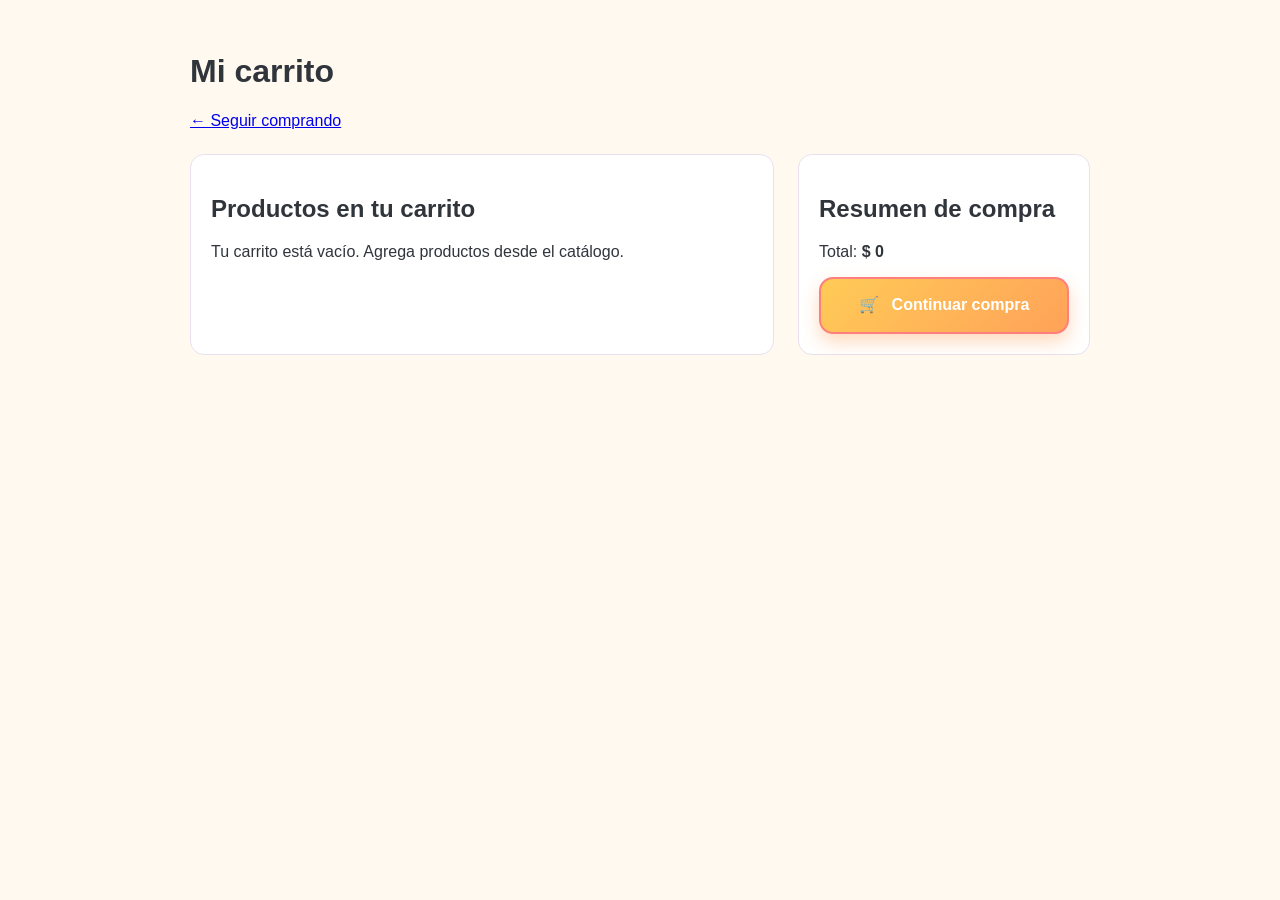
<file: carrito/index.html>
<!DOCTYPE html>
<html lang="es">
<head>
  <meta charset="UTF-8">
  <meta name="viewport" content="width=device-width, initial-scale=1.0">
  <title>Mi carrito | TrendyShop</title>
  <link rel="stylesheet" href="./style.css">
  <script type="module" src="../js/carrito.js"></script>
</head>

<body>
  <header>
    <h1>Mi carrito</h1>
    <a href="../catalogo/index.html">← Seguir comprando</a>
  </header>

  <main>
    <section aria-labelledby="titulo-productos">
      <h2 id="titulo-productos">Productos en tu carrito</h2>

      <p id="carrito-vacio">
        Tu carrito está vacío. Agrega productos desde el catálogo.
      </p>

      <div id="lista-carrito"></div>
    </section>

    <aside aria-labelledby="titulo-resumen">
      <h2 id="titulo-resumen">Resumen de compra</h2>
      <p>Total: <strong id="total-carrito">$0</strong></p>

      <button class="boton-carrito" type="button">
        <span class="icono-carrito" aria-hidden="true">🛒</span>
        <span>Continuar compra</span>
      </button>
    </aside>
  </main>

  
</body>
</html>
</file>
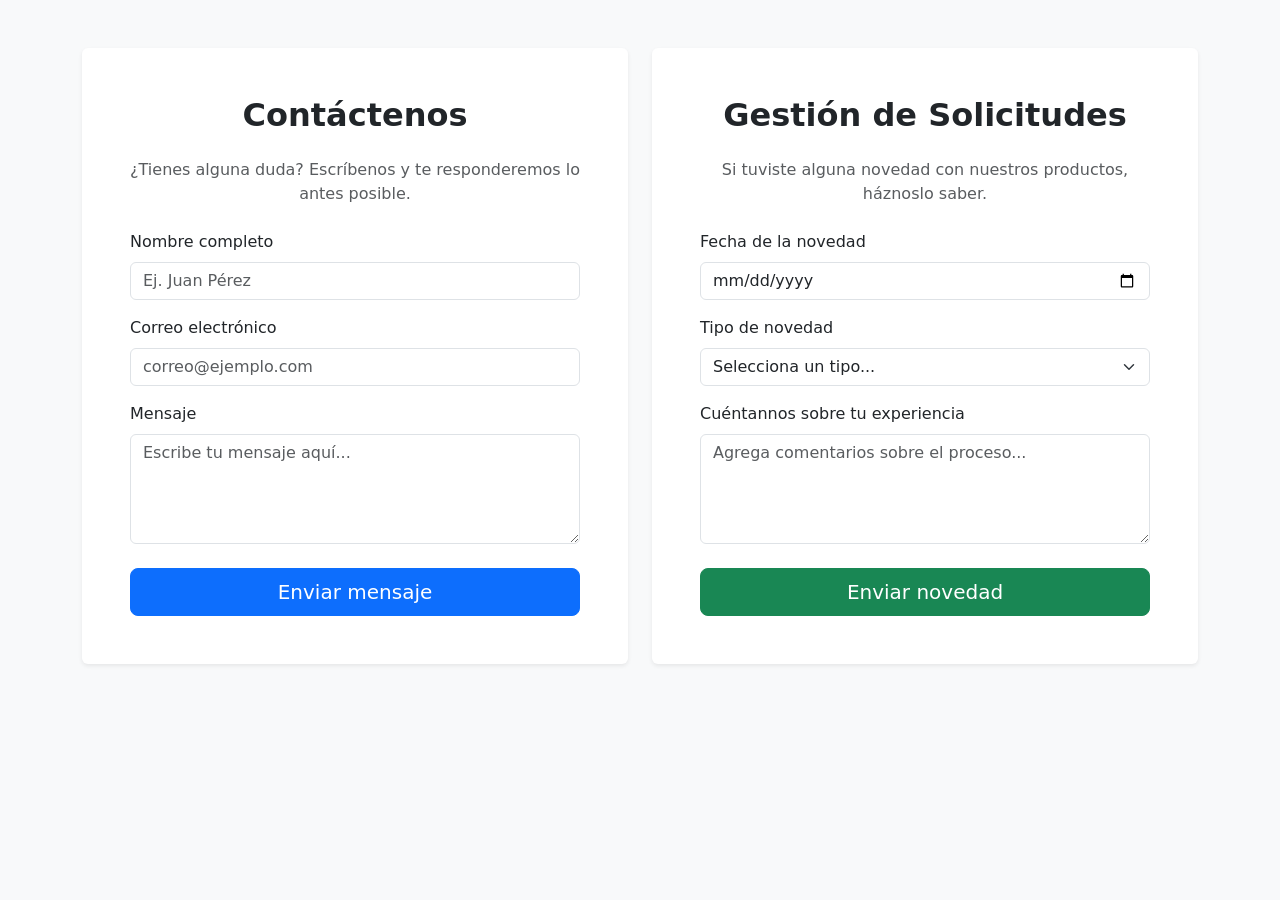
<file: contactanos/index.html>
<!DOCTYPE html>
<html lang="es">
<head>
    <meta charset="UTF-8">
    <meta name="viewport" content="width=device-width, initial-scale=1.0">
    <title>Contacto y Gestión</title>
    <link href="https://cdn.jsdelivr.net/npm/bootstrap@5.3.2/dist/css/bootstrap.min.css" rel="stylesheet">
</head>
<body class="bg-light">

    <div class="container py-5">
        
        <div class="row g-4 justify-content-center">
            <div class="col-12 col-lg-6">
                <div class="card shadow-sm border-0 h-100" id="card-contacto">
                    <div class="card-body p-4 p-md-5">
                        <h2 class="text-center mb-4 fw-bold">Contáctenos</h2>
                        <p class="text-center text-muted mb-4">¿Tienes alguna duda? Escríbenos y te responderemos lo antes posible.</p>

                        <form id="formularioContacto">
                            <div class="mb-3">
                                <label for="nombre" class="form-label">Nombre completo</label>
                                <input type="text" class="form-control" id="nombre" placeholder="Ej. Juan Pérez" required>
                            </div>
                            <div class="mb-3">
                                <label for="correo" class="form-label">Correo electrónico</label>
                                <input type="email" class="form-control" id="correo" placeholder="correo@ejemplo.com" required>
                            </div>
                            <div class="mb-4">
                                <label for="mensaje" class="form-label">Mensaje</label>
                                <textarea class="form-control" id="mensaje" rows="4" placeholder="Escribe tu mensaje aquí..." required></textarea>
                            </div>
                            <div class="d-grid mt-auto">
                                <button type="submit" class="btn btn-primary btn-lg">Enviar mensaje</button>
                            </div>
                        </form>
                    </div>
                </div>
            </div>
            <div class="col-12 col-lg-6">
                <div class="card shadow-sm border-0 h-100" id="card-Gestion">
                    <div class="card-body p-4 p-md-5">
                        <h2 class="text-center mb-4 fw-bold">Gestión de Solicitudes</h2>
                        <p class="text-center text-muted mb-4">Si tuviste alguna novedad con nuestros productos, háznoslo saber.</p>
                        <form id="formularioGestion">
                            <div class="mb-3">
                                <label for="idSolicitud" class="form-label">Fecha de la novedad</label>
                                <input type="date" class="form-control" id="idSolicitud" required>
                            </div>
                            <div class="mb-3">
                                <label for="estado" class="form-label">Tipo de novedad</label>
                                <select class="form-select" id="estado" required>
                                    <option value="" selected disabled>Selecciona un tipo...</option>
                                    <option value="pendiente">Queja</option>
                                    <option value="en_proceso">Reclamo</option>
                                    <option value="resuelta">Sugerencia</option>
                                </select>
                            </div>
                            <div class="mb-4">
                                <label for="notas" class="form-label">Cuéntannos sobre tu experiencia</label>
                                <textarea class="form-control" id="notas" rows="4" placeholder="Agrega comentarios sobre el proceso..." required></textarea>
                            </div>
                            <div class="d-grid">
                                <button type="submit" class="btn btn-success btn-lg">Enviar novedad</button>
                            </div>
                        </form>
                    </div>
                </div>
            </div>

        </div>
    </div>
    <script src="../js/validaciones.js"></script>
</body>
</html>
</file>
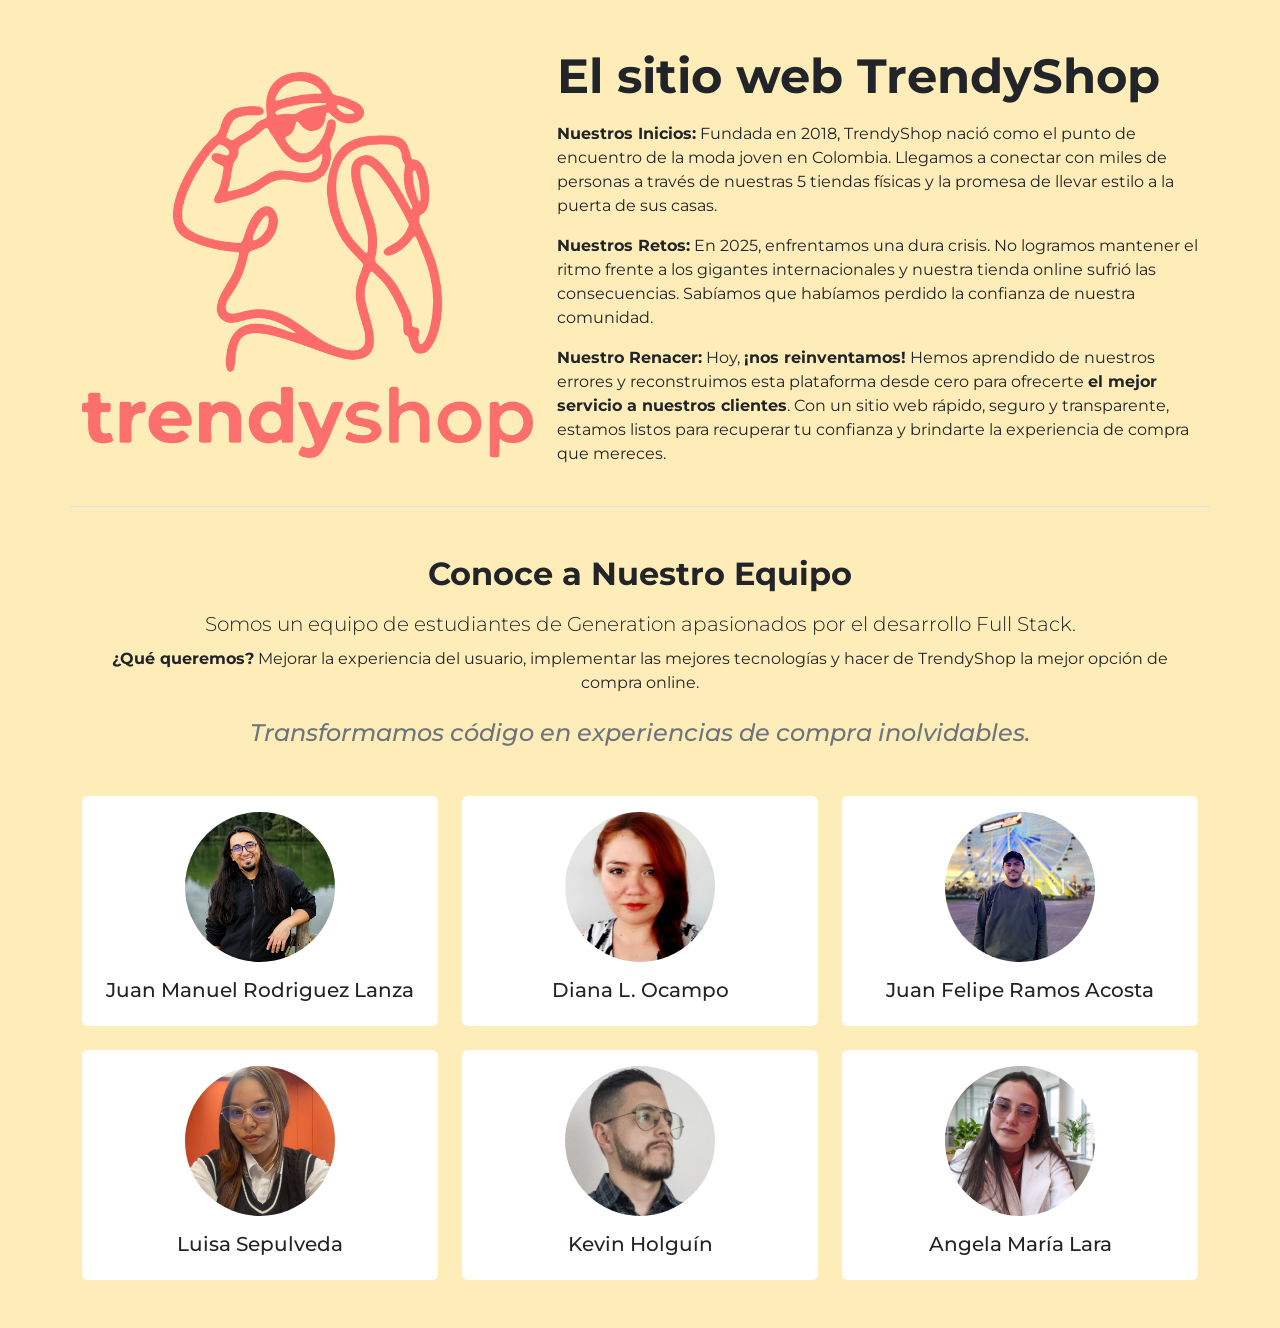
<file: quienes-somos/index.html>
<!DOCTYPE html>
<html lang="es">

<head>
    <meta charset="UTF-8">
    <meta name="viewport" content="width=device-width, initial-scale=1.0">
    <title>Quiénes Somos - TrendyShop</title>
    <link href="https://cdn.jsdelivr.net/npm/bootstrap@5.3.2/dist/css/bootstrap.min.css" rel="stylesheet">

    <!-- COMENTARIO: SE AÑADIÓ EL LINK DE GOOGLE FONTS PARA 'MONTSERRAT' -->
    <link href="https://fonts.googleapis.com/css2?family=Montserrat:wght@400;600;700&display=swap" rel="stylesheet">
    <link rel="stylesheet" href="../css/styles.css">
</head>

<body>

    <main class="container my-5">     
        <section class="row align-items-center mb-5 pb-4 border-bottom" id="quienes-somos-section">
            <!-- poner imagen tienda -->
            <div class="col-md-5 text-center mb-4 mb-md-0">
                <img src="../assets/images/logo/Trendyshop-Vertical.png" alt="El sitio web TrendyShop"
                    class="img-fluid">
            </div>

            <div class="col-md-7">
                <h1 class="display-5 fw-bold mb-3">El sitio web TrendyShop</h1>

                <p><strong>Nuestros Inicios:</strong> Fundada en 2018, TrendyShop nació como el punto de encuentro de la
                    moda joven en Colombia. Llegamos a conectar con miles de personas a través de nuestras 5 tiendas
                    físicas y la promesa de llevar estilo a la puerta de sus casas.</p>

                <p><strong>Nuestros Retos:</strong> En 2025, enfrentamos una dura crisis. No logramos mantener el ritmo
                    frente a los gigantes internacionales y nuestra tienda online sufrió las consecuencias. Sabíamos que
                    habíamos perdido la confianza de nuestra comunidad.</p>

                <p><strong>Nuestro Renacer:</strong> Hoy, <strong>¡nos reinventamos!</strong> Hemos
                    aprendido de nuestros errores y reconstruimos esta plataforma desde cero para ofrecerte <strong>el
                        mejor servicio a nuestros clientes</strong>. Con un sitio web rápido, seguro y transparente,
                    estamos listos para recuperar tu confianza y brindarte la experiencia de compra que mereces.</p>
            </div>
        </section>

        <section>
            <div class="text-center mb-5">
                <h2 class="fw-bold mb-3">Conoce a Nuestro Equipo</h2>
                <p class="lead mb-2">Somos un equipo de estudiantes de Generation apasionados por el desarrollo Full
                    Stack.</p>
                <p><strong>¿Qué queremos?</strong> Mejorar la experiencia del usuario, implementar las mejores
                    tecnologías y hacer de TrendyShop la mejor opción de compra online.</p>
                <h4 class="fst-italic text-secondary mt-4">Transformamos código en experiencias de compra
                    inolvidables.</h4>
            </div>

            <!-- 2 columnas para móviles y 3 para escritorio -->
            <div class="row row-cols-2 row-cols-md-3 g-4 text-center">

                <div class="col">
                    <div class="card h-100 border-0">
                        <img src="../assets/images/equipo/JuanManuel.png"
                            class="card-img-top rounded-circle mx-auto mt-3" alt="Foto de Juan Manuel"
                            style="width: 150px; height: 150px; object-fit: cover; background-color: var(--amarillo-claro);">
                        <div class="card-body">
                            <h5 class="card-title">Juan Manuel Rodriguez Lanza</h5>
                        </div>
                    </div>
                </div>

                <div class="col">
                    <div class="card h-100 border-0">
                        <img src="../assets/images/equipo/DianaO.jpg" class="card-img-top rounded-circle mx-auto mt-3"
                            alt="Foto de Diana"
                            style="width: 150px; height: 150px; object-fit: cover; background-color: var(--amarillo-claro);">
                        <div class="card-body">
                            <h5 class="card-title">Diana L. Ocampo</h5>
                        </div>
                    </div>
                </div>

                <div class="col">
                    <div class="card h-100 border-0">
                        <img src="../assets/images/equipo/JuanFelipe.jpg"
                            class="card-img-top rounded-circle mx-auto mt-3" alt="Foto de Juan Felipe"
                            style="width: 150px; height: 150px; object-fit: cover; background-color: var(--amarillo-claro);">
                        <div class="card-body">
                            <h5 class="card-title">Juan Felipe Ramos Acosta</h5>
                        </div>
                    </div>
                </div>

                <div class="col">
                    <div class="card h-100 border-0">
                        <img src="../assets/images/equipo/FerSepulveda.jpeg"
                            class="card-img-top rounded-circle mx-auto mt-3" alt="Foto de Luisa"
                            style="width: 150px; height: 150px; object-fit: cover; background-color: var(--amarillo-claro);">
                        <div class="card-body">
                            <h5 class="card-title">Luisa Sepulveda</h5>
                        </div>
                    </div>
                </div>

                <div class="col">
                    <div class="card h-100 border-0">
                        <img src="../assets/images/equipo/KevinHolguin.jpg"
                            class="card-img-top rounded-circle mx-auto mt-3" alt="Foto de Kevin"
                            style="width: 150px; height: 150px; object-fit: cover; background-color: var(--amarillo-claro);">
                        <div class="card-body">
                            <h5 class="card-title">Kevin Holguín</h5>
                        </div>
                    </div>
                </div>

                <div class="col">
                    <div class="card h-100 border-0">
                        <img src="../assets/images/equipo/AngelaLara.jpg"
                            class="card-img-top rounded-circle mx-auto mt-3" alt="Foto de Angela"
                            style="width: 150px; height: 150px; object-fit: cover; background-color: var(--amarillo-claro);">
                        <div class="card-body">
                            <h5 class="card-title">Angela María Lara</h5>
                        </div>
                    </div>
                </div>

            </div>
        </section>

    </main>

    <div id="footer-container"></div>
    
    <script src="https://cdn.jsdelivr.net/npm/bootstrap@5.3.2/dist/js/bootstrap.bundle.min.js"></script>

    <!--<script>
        // Llamar al Navbar
        fetch('../Navbar/index.html')
            .then(response => response.text())
            .then(data => {
                document.getElementById('navbar-container').innerHTML = data;
            });

        // Llamar al Footer
        fetch('footer.html')
            .then(response => response.text())
            .then(data => {
                document.getElementById('footer-container').innerHTML = data;
            });
    </script>-->
</body>

</html>
</file>
<file: carrito/style.css>
body {
  margin: 0;
  padding: 32px;
  color: #30343b;
  background: #fff9f0;
  font-family: Arial, sans-serif;
}

header,
main {
  width: min(100%, 900px);
  margin: 0 auto 24px;
}

main {
  display: grid;
  grid-template-columns: 2fr 1fr;
  gap: 24px;
}

section,
aside,
article {
  padding: 20px;
  border: 1px solid #e7e1ee;
  border-radius: 14px;
  background: #fff;
}

article {
  margin-top: 16px;
}

label {
  display: block;
  margin-bottom: 6px;
  font-weight: bold;
}

input {
  width: 70px;
  padding: 8px;
  border: 1px solid #d8d2e2;
  border-radius: 8px;
}

button {
  font: inherit;
  cursor: pointer;
}

/* Botón para continuar con la compra */
.boton-carrito {
  display: flex;
  align-items: center;
  justify-content: center;
  gap: 12px;
  width: 100%;
  margin-top: 12px;
  padding: 16px 22px;
  border: 2px solid #ff7e7e;
  border-radius: 14px;
  background: linear-gradient(135deg, #ffcb56, #ffa259);
  color: white;
  font-size: 16px;
  font-weight: 700;
  box-shadow: 0 8px 18px #ffa25966;
  transition: transform 0.2s ease, box-shadow 0.2s ease;
}

.boton-carrito:hover {
  transform: translateY(-3px);
  box-shadow: 0 12px 24px #ffa25988;
}

.boton-carrito:active {
  transform: translateY(0);
}

.boton-carrito:focus-visible,
.boton-eliminar:focus-visible {
  outline: 3px solid #ffcb56;
  outline-offset: 4px;
}

.icono-carrito {
  width: 21px;
  height: 21px;
  flex-shrink: 0;
}

/* Botón para quitar un producto */
.boton-eliminar {
  margin-left: 12px;
  padding: 9px 12px;
  border: none;
  border-radius: 8px;
  background: #ffeded;
  color: #a33b3b;
}

.producto {
  display: flex;
  align-items: center;
  gap: 20px;
  margin-top: 16px;
  padding: 20px;
  border: 1px solid #e7e1ee;
  border-radius: 14px;
  background: #fff;
}

.producto-imagen {
  width: 150px;
  height: 150px;
  flex-shrink: 0;
  border-radius: 12px;
  object-fit: cover;
  background: #fff9f0;
}

.producto-detalles {
  flex: 1;
}

@media (max-width: 650px) {
  body {
    padding: 16px;
  }

  main {
    grid-template-columns: 1fr;
  }
}

@media (max-width: 500px) {
  .producto {
    align-items: flex-start;
    flex-direction: column;
  }

  .producto-imagen {
    width: 100%;
    height: 200px;
  }
}
</file>
<file: css/styles.css>
@import url('https://fonts.googleapis.com/css2?family=Montserrat:wght@400;600;700&display=swap');
  :root {
    --amarillo-claro: #FFEDB9;
    --amarillo-fuerte: #FFCB56;
    --naranja: #FFA259;
    --rojo: #FF7E7E;

}
body{
  background-color: var(--amarillo-claro);
}

body::-webkit-scrollbar {
  display: none; /* Chrome, Safari y Opera */
}

.catalogo-card {
    width: 250px;
    max-width: 100%;
    height: 300px;
}

.catalogo-card-header {
    background-color: var(--amarillo-fuerte);
}

.catalogo-card-title {
    display: -webkit-box;
    overflow: hidden;
    margin: 0;
    font-size: 1rem;
    -webkit-box-orient: vertical;
    -webkit-line-clamp: 2;
}

.catalogo-card-body {
    display: flex;
    min-height: 0;
    flex: 1;
    flex-direction: column;
    background-color: var(--amarillo-claro);
}

.catalogo-card-image {
    width: 100%;
    height: 90px;
    object-fit: contain;
}

.catalogo-card-price {
    margin: 0.5rem 0;
    font-size: 1rem;
}

.catalogo-card-description {
    display: -webkit-box;
    overflow: hidden;
    margin-bottom: 0.5rem;
    font-size: 0.8rem;
    -webkit-box-orient: vertical;
    -webkit-line-clamp: 2;
}

.catalogo-card-button {
    align-self: flex-start;
    margin-top: auto;
    background-color: var(--rojo);
    color: #000;
}

/*NAVBAR*/

.mi-navbar {
  background-color: #FFEDB9 !important;
  position: relative; 
  z-index: 10;
}

.caja-logo {
  background-color: #FFEDB9;
  border-bottom-right-radius: 16px;
  border-bottom-left-radius: 16px;
  border-top-left-radius: 16px;
  border-top-right-radius: 16px;
  padding: 15px 25px;
  
  position: relative;
  top: 15px;
  left: 15px;
  z-index: 20;
  box-shadow: 0 4px 10px rgba(0, 0, 0, 0.15);
  
  display: inline-flex;
  align-items: center;
  text-decoration: none;
  color: #333;
}

.logo-img {
  height: 100px !important;
  width: auto;
  object-fit: contain;
}

.textoTrendy {
    max-height: 50px !important;
    padding: 10px 0px 0px 15px;
}

.nav-item {
  padding: 0px 10px;
}

.boton-carrito{
  border-color: #FF7E7E;
  color: white;
}

/*FOOTER*/
.mi-footer {
  background-color: var(--amarillo-claro);
  border-top: 2px solid var(--amarillo-fuerte);
  color: #333;
}

.footer-logo {
  max-height: 60px;
  width: auto;
}

.footer-link {
  color: #333;
  text-decoration: none;
  font-weight: 500;
  transition: color 0.3s ease;
}

.footer-link:hover {
  color: var(--rojo);
}

/*REBLUJO*/

body, * {
  font-family: 'Montserrat', sans-serif;
}
</file>
